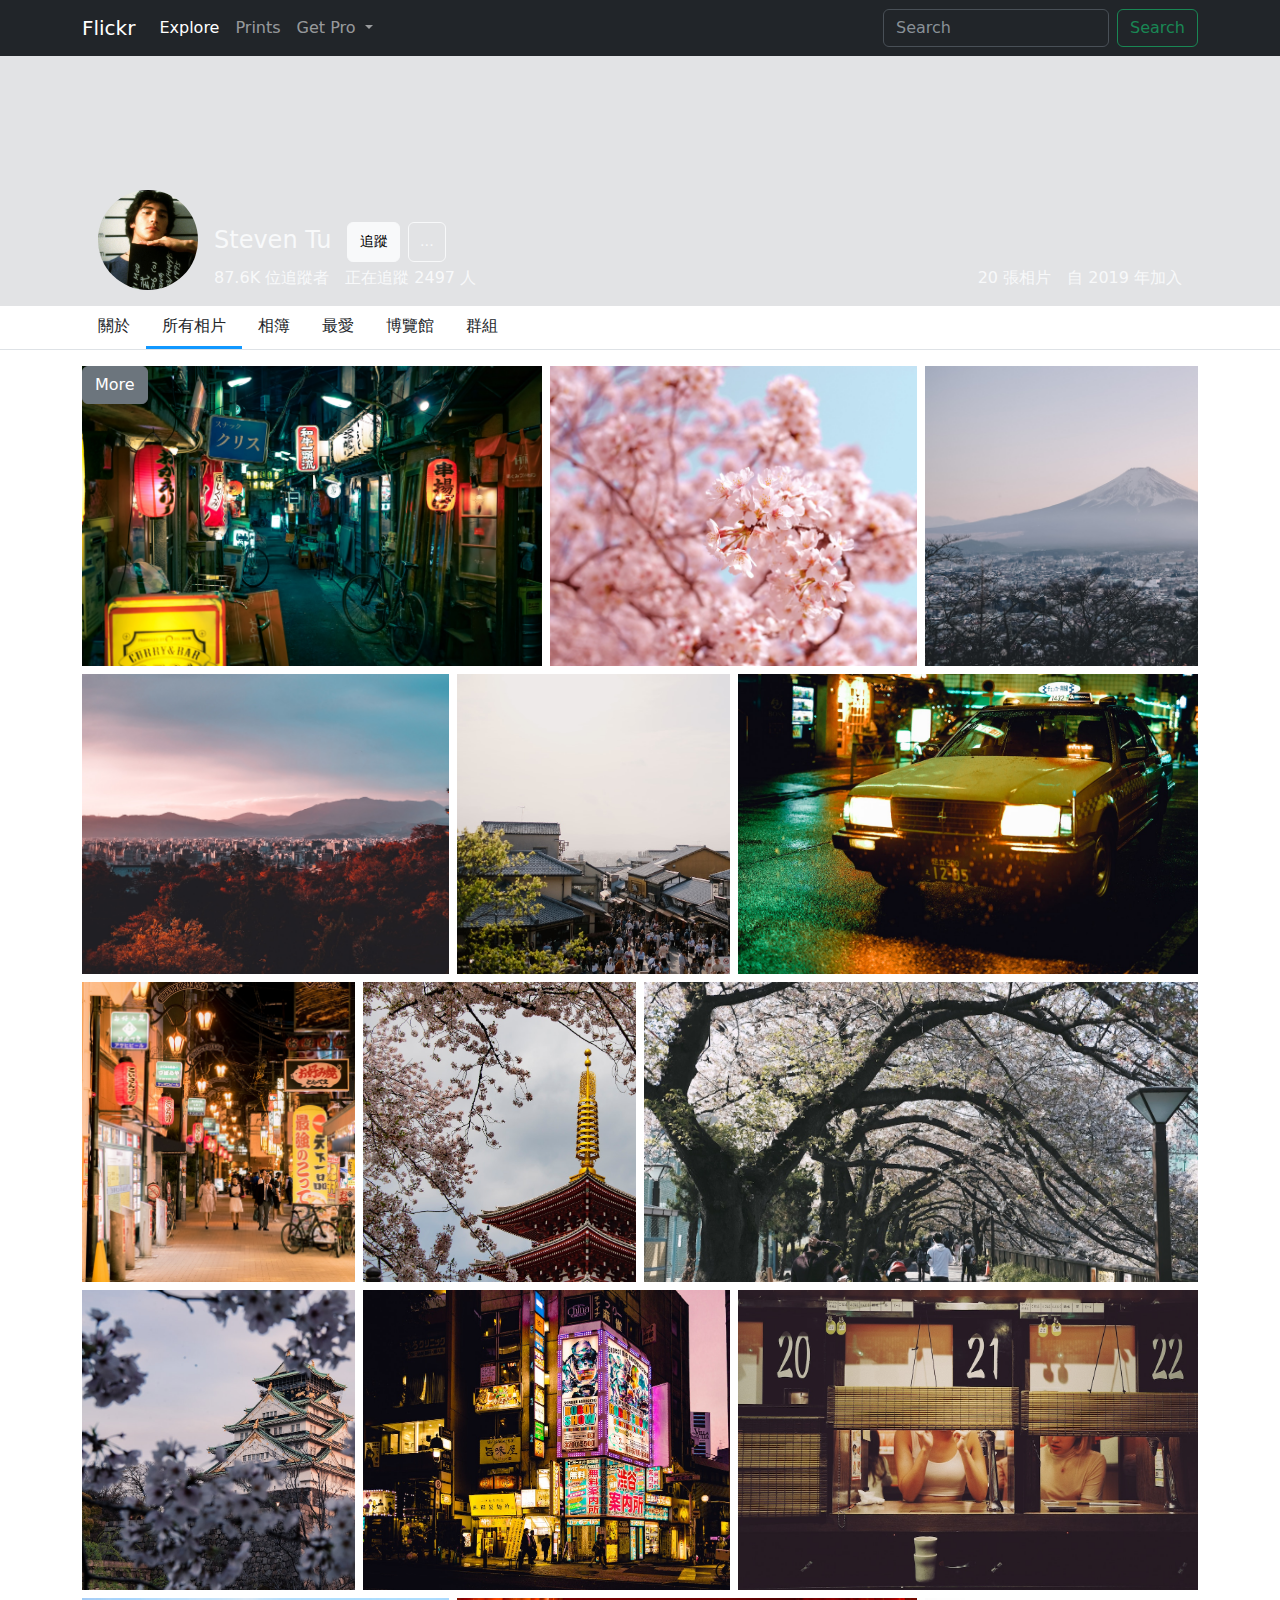
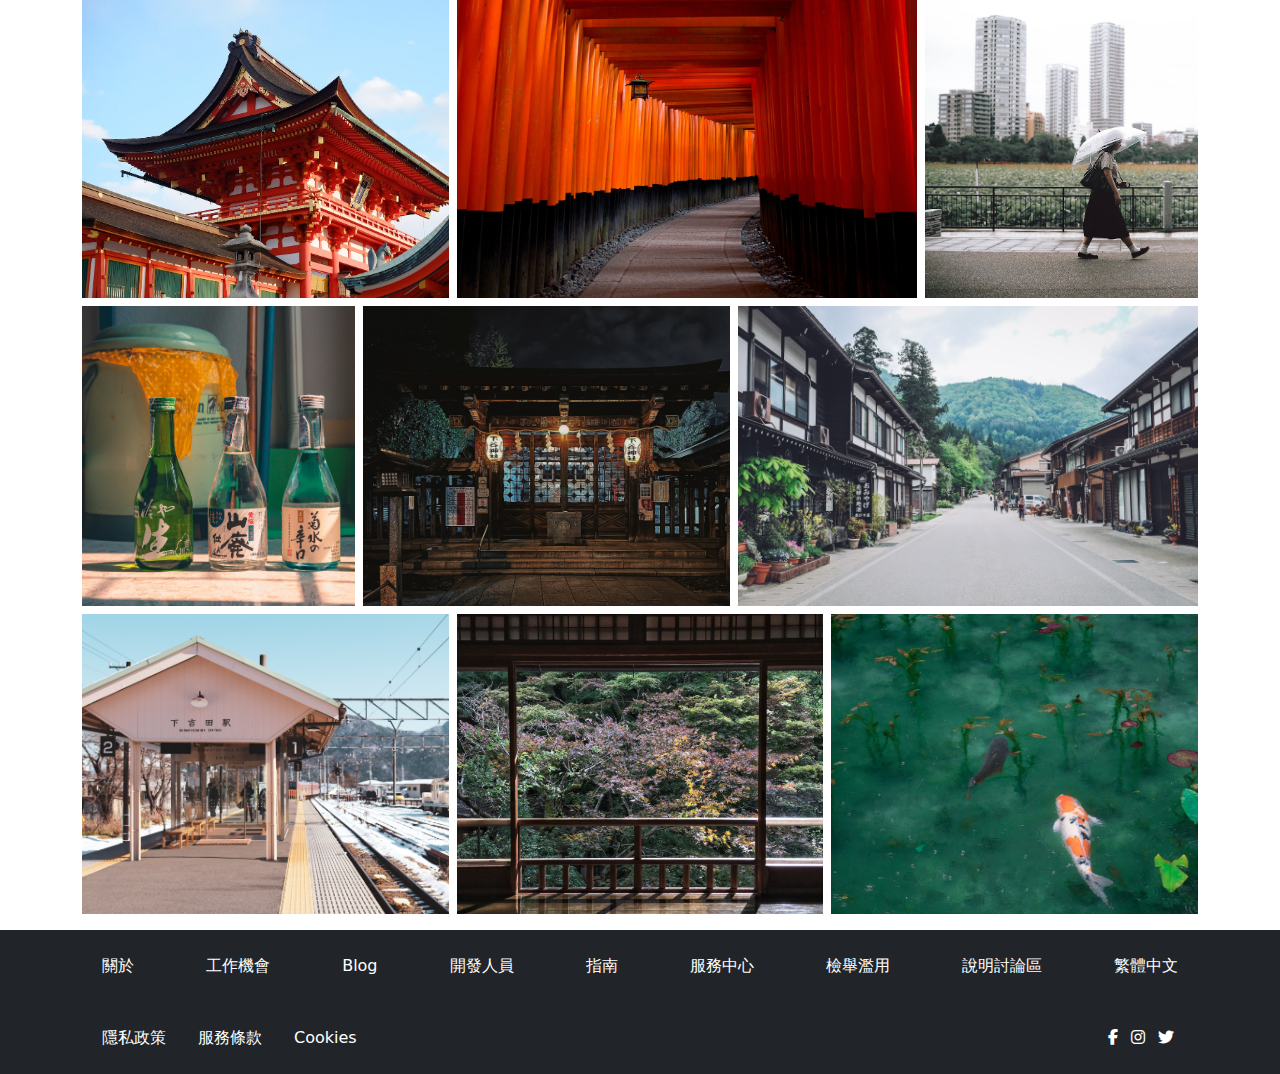
<file: index.html>
<!DOCTYPE html>
<html lang="en">

<head>
    <meta charset="UTF-8">
    <meta name="viewport" content="width=device-width, initial-scale=1.0">
    <link rel="stylesheet" href="./css/bootstrap.min.css">
    <link rel="stylesheet" href="https://cdnjs.cloudflare.com/ajax/libs/font-awesome/6.4.0/css/all.min.css">
    <link rel="stylesheet" href="./css/pageContent.css">
    <title>Flickr版型設計</title>
</head>

<body>
    <nav class="navbar navbar-expand-sm bg-dark sticky-top" data-bs-theme="dark">
        <div class="container">
            <a class="navbar-brand" href="#">Flickr</a>
            <button class="navbar-toggler" type="button" data-bs-toggle="collapse"
                data-bs-target="#navbarSupportedContent" aria-controls="navbarSupportedContent" aria-expanded="false"
                aria-label="Toggle navigation">
                <span class="navbar-toggler-icon"></span>
            </button>
            <div class="collapse navbar-collapse" id="navbarSupportedContent">
                <ul class="navbar-nav me-auto mb-2 mb-lg-0">
                    <li class="nav-item">
                        <a class="nav-link active" aria-current="page" href="#">Explore</a>
                    </li>
                    <li class="nav-item">
                        <a class="nav-link" href="#">Prints</a>
                    </li>
                    <li class="nav-item dropdown">
                        <a class="nav-link dropdown-toggle" href="#" role="button" data-bs-toggle="dropdown"
                            aria-expanded="false">
                            Get Pro
                        </a>
                        <ul class="dropdown-menu">
                            <li><a class="dropdown-item" href="#">Action</a></li>
                            <li><a class="dropdown-item" href="#">Another action</a></li>
                            <li>
                                <hr class="dropdown-divider">
                            </li>
                            <li><a class="dropdown-item" href="#">Something else here</a></li>
                        </ul>
                    </li>
                    <!-- <li class="nav-item">
                        <a class="nav-link disabled">Disabled</a>
                    </li> -->
                </ul>
                <form class="d-flex" role="search">
                    <input class="form-control me-2" type="search" placeholder="Search" aria-label="Search">
                    <button class="btn btn-outline-success" type="submit">Search</button>
                </form>
            </div>
        </div>
    </nav>
    <header class="h250px bg-secondary-subtle d-flex align-items-end px-5 pb-3 bgi">
        <div class="container d-flex align-items-end">
            <div class="img-head h100px w100px ms-3 me-3">
                <img class="rounded-circle img-fluid" src="./imgs/profile-pic.jpeg" alt="">
            </div>
            <div class="me-auto">
                <div class="user-info-top d-flex">
                    <div class="user-info-name me-3 text-light fs-4">Steven Tu</div>
                    <!-- <div class="btn btn-light btn-md p-2 me-2">追蹤</div> -->
                    <button type="button" class="btn btn-light me-2"
                        style="--bs-btn-padding-y: .5rem; --bs-btn-padding-x: .7rem; --bs-btn-font-size: .9rem;">
                        追蹤
                    </button>
                    <button type="button" class="btn btn-outline-light me-2"
                        style="--bs-btn-padding-y: .5rem; --bs-btn-padding-x: .7rem; --bs-btn-font-size: .9rem;">
                        ...
                    </button>
                </div>

                <div class="user-info-bottom d-flex align-items-center mt-1 ">
                    <div class="me-3 text-light"> 87.6K 位追蹤者</div>
                    <div class="me-3 text-light">正在追蹤 2497 人</div>
                </div>
            </div>
            <div class="num-photo me-3 text-light"> 20 張相片</div>
            <div class="num-year me-3 text-light">自 2019 年加入</div>
        </div>
    </header>

    <aside class="bg-white border-bottom sticky-top top50">
        <div class="container">
            <nav class="nav">
                <a class="nav-link text-dark" aria-current="page" href="#">關於
                </a>
                <a class="nav-link text-dark active" href="#">所有相片</a>
                <a class="nav-link text-dark" href="#">相簿</a>
                <a class="nav-link text-dark" href="#">最愛</a>
                <a class="nav-link text-dark" href="#">博覽館</a>
                <a class="nav-link text-dark" href="#">群組</a>
            </nav>
        </div>
    </aside>
    <section>
        <div class="container mt-3 mb-3">
            <div class="row g-2">
                <div class="col-12 col-sm-6 col-md-5">
                    <div class="h300px bg-secondary-subtle"
                        style="background-image: url(./imgs/img1.jpg); background-size: cover;">
                        <a class="btn btn-secondary" data-bs-toggle="offcanvas" href="#offcanvasExample" role="button"
                            aria-controls="offcanvasExample">
                            More
                        </a>
                    </div>
                </div>
                <div class="col-12 col-sm-6 col-md-4">
                    <div class="h300px bg-secondary-subtle overflow-hidden"
                        style="background-image: url(./imgs/img2.jpg); background-size: cover;">
                    </div>
                </div>
                <div class="col-12 col-sm-6 col-md-3">
                    <div class="h300px bg-secondary-subtle"
                        style="background-image: url(./imgs/img3.jpg); background-size: cover;"></div>
                </div>
                <div class="col-12 col-sm-6 col-md-4">
                    <div class="h300px bg-secondary-subtle"
                        style="background-image: url(./imgs/img4.jpg); background-size: cover;"></div>
                </div>
                <div class="col-12 col-sm-6 col-md-3">
                    <div class="h300px bg-secondary-subtle"
                        style="background-image: url(./imgs/img5.jpg); background-size: cover;"></div>
                </div>
                <div class="col-12 col-sm-6 col-md-5">
                    <div class="h300px bg-secondary-subtle"
                        style="background-image: url(./imgs/img6.jpg); background-size: cover;"></div>
                </div>
                <div class="col-12 col-sm-6 col-md-3">
                    <div class="h300px bg-secondary-subtle"
                        style="background-image: url(./imgs/img7.jpg); background-size: cover;"></div>
                </div>
                <div class="col-12 col-sm-6 col-md-3">
                    <div class="h300px bg-secondary-subtle"
                        style="background-image: url(./imgs/img8.jpg); background-size: cover;"></div>
                </div>
                <div class="col-12 col-sm-6 col-md-6">
                    <div class="h300px bg-secondary-subtle"
                        style="background-image: url(./imgs/img9.jpg); background-size: cover;"></div>
                </div>
                <div class="col-12 col-sm-6 col-md-3">
                    <div class="h300px bg-secondary-subtle"
                        style="background-image: url(./imgs/img10.jpg); background-size: cover;"></div>
                </div>
                <div class="col-12 col-sm-6 col-md-4">
                    <div class="h300px bg-secondary-subtle"
                        style="background-image: url(./imgs/img11.jpg); background-size: cover;"></div>
                </div>
                <div class="col-12 col-sm-6 col-md-5">
                    <div class="h300px bg-secondary-subtle"
                        style="background-image: url(./imgs/img12.jpg); background-size: cover;"></div>
                </div>
                <div class="col-12 col-sm-6 col-md-4">
                    <div class="h300px bg-secondary-subtle"
                        style="background-image: url(./imgs/img13.jpg); background-size: cover;"></div>
                </div>
                <div class="col-12 col-sm-6 col-md-5">
                    <div class="h300px bg-secondary-subtle"
                        style="background-image: url(./imgs/img14.jpg); background-size: cover;"></div>
                </div>
                <div class="col-12 col-sm-6 col-md-3">
                    <div class="h300px bg-secondary-subtle"
                        style="background-image: url(./imgs/img15.jpg); background-size: cover;"></div>
                </div>
                <div class="col-12 col-sm-6 col-md-3">
                    <div class="h300px bg-secondary-subtle"
                        style="background-image: url(./imgs/img16.jpg); background-size: cover;"></div>
                </div>
                <div class="col-12 col-sm-6 col-md-4">
                    <div class="h300px bg-secondary-subtle"
                        style="background-image: url(./imgs/img17.jpg); background-size: cover;"></div>
                </div>
                <div class="col-12 col-sm-6 col-md-5">
                    <div class="h300px bg-secondary-subtle"
                        style="background-image: url(./imgs/img18.jpg); background-size: cover;"></div>
                </div>
                <div class="col-12 col-sm-6 col-md-4">
                    <div class="h300px bg-secondary-subtle"
                        style="background-image: url(./imgs/img19.jpg); background-size: cover;"></div>
                </div>
                <div class="col-12 col-sm-6 col-md-4">
                    <div class="h300px bg-secondary-subtle"
                        style="background-image: url(./imgs/img20.jpg); background-size: cover;"></div>
                </div>
                <div class="col-12 col-sm-6 col-md-4">
                    <div class="h300px bg-secondary-subtle"
                        style="background-image: url(./imgs/img21.jpg); background-size: cover;"></div>
                </div>
            </div>
        </div>
    </section>
    <footer class="text-bg-dark">
        <div class="container p-3">
            <ul class="nav justify-content-between ">
                <li class="nav-item">
                    <a class="nav-link text-bg-dark" href="#">關於</a>
                </li>
                <li class="nav-item">
                    <a class="nav-link text-bg-dark" href="#">工作機會</a>
                </li>
                <li class="nav-item">
                    <a class="nav-link text-bg-dark ">Blog</a>
                </li>
                <li class="nav-item">
                    <a class="nav-link text-bg-dark ">開發人員</a>
                </li>
                <li class="nav-item">
                    <a class="nav-link text-bg-dark ">指南</a>
                </li>
                <li class="nav-item">
                    <a class="nav-link text-bg-dark ">服務中心</a>
                </li>
                <li class="nav-item">
                    <a class="nav-link text-bg-dark ">檢舉濫用</a>
                </li>
                <li class="nav-item">
                    <a class="nav-link text-bg-dark ">說明討論區</a>
                </li>
                <li class="nav-item">
                    <a class="nav-link text-bg-dark ">繁體中文</a>
                </li>
            </ul>
        </div>
        <div class="container p-3">
            <ul class="nav ">
                <li class="nav-item">
                    <a class="nav-link text-bg-dark active" aria-current="page" href="#">隱私政策</a>
                </li>
                <li class="nav-item">
                    <a class="nav-link text-bg-dark" href="#">服務條款</a>
                </li>
                <li class="nav-item me-auto">
                    <a class="nav-link text-bg-dark " href="#">Cookies</a>
                </li>
                <li class="nav-item">
                    <a class="nav-link text-bg-dark ">
                        <i class="fa-brands fa-facebook-f px-1" style="color: #ffffff;"></i>
                        <i class="fa-brands fa-instagram px-1" style="color: #ffffff;"></i>
                        <i class="fa-brands fa-twitter px-1" style="color: #ffffff;"></i>
                    </a>
                </li>
            </ul>
        </div>
    </footer>
    <div class="offcanvas offcanvas-start" tabindex="-1" id="offcanvasExample" aria-labelledby="offcanvasExampleLabel">
        <div class="offcanvas-header">
            <h5 class="offcanvas-title" id="offcanvasExampleLabel">Offcanvas</h5>
            <button type="button" class="btn-close" data-bs-dismiss="offcanvas" aria-label="Close"></button>
        </div>
        <div class="offcanvas-body">
            <div>
                Some text as placeholder. In real life you can have the elements you have chosen. Like, text, images,
                lists, etc.
            </div>
            <div class="dropdown mt-3">
                <a class="text-white text-decoration-none" href="./pageContent2.html">
                    <button class="btn btn-secondary" type="button">
                        點擊看幻燈片效果
                </a>
                </button>
                <ul class="dropdown-menu">
                    <li><a class="dropdown-item" href="#">Action</a></li>
                    <li><a class="dropdown-item" href="#">Another action</a></li>
                    <li><a class="dropdown-item" href="#">Something else here</a></li>
                </ul>
            </div>
        </div>
    </div>
    <script src="./js/bootstrap.min.js"></script>
</body>

</html>
</file>
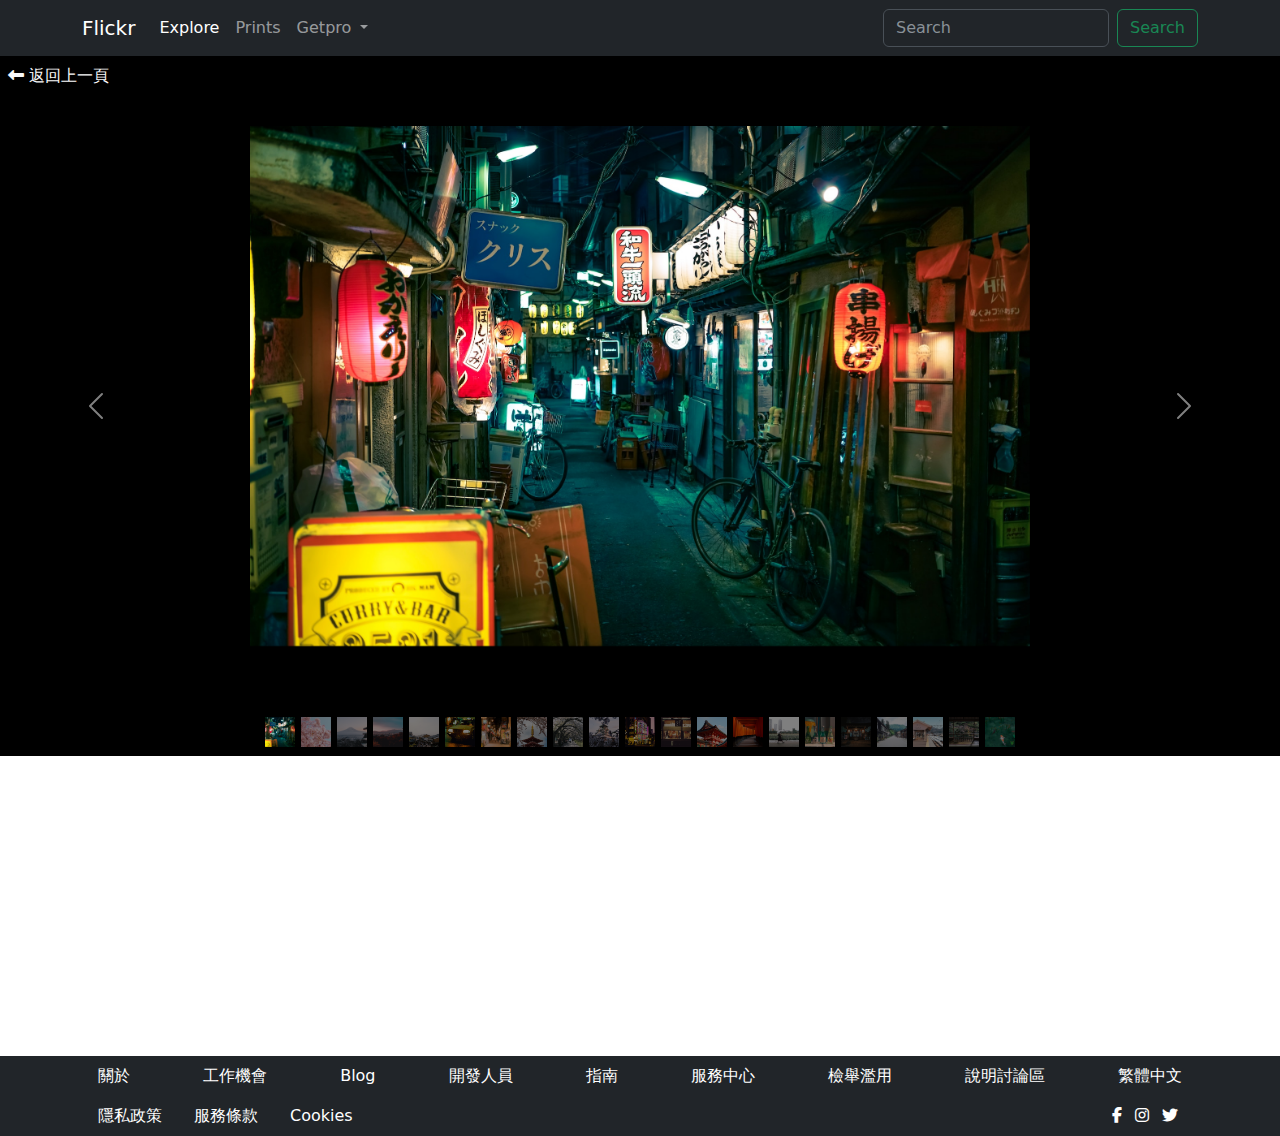
<file: pageContent2.html>
<!DOCTYPE html>
<html lang="en">

<head>
    <meta charset="UTF-8">
    <meta name="viewport" content="width=device-width, initial-scale=1.0">
    <link rel="stylesheet" href="./css/bootstrap.min.css">
    <link rel="stylesheet" href="https://cdnjs.cloudflare.com/ajax/libs/font-awesome/6.4.0/css/all.min.css">
    <link rel="stylesheet" href="./css/pageContent2.css">
    <title>幻燈片效果</title>
</head>

<body>
    <nav class="navbar navbar-expand-sm bg-dark sticky-top" data-bs-theme="dark">
        <div class="container">
            <a class="navbar-brand" href="#">Flickr</a>
            <button class="navbar-toggler" type="button" data-bs-toggle="collapse"
                data-bs-target="#navbarSupportedContent" aria-controls="navbarSupportedContent" aria-expanded="false"
                aria-label="Toggle navigation">
                <span class="navbar-toggler-icon"></span>
            </button>
            <div class="collapse navbar-collapse" id="navbarSupportedContent">
                <ul class="navbar-nav me-auto mb-2 mb-lg-0">
                    <li class="nav-item">
                        <a class="nav-link active" aria-current="page" href="#">Explore</a>
                    </li>
                    <li class="nav-item">
                        <a class="nav-link" href="#">Prints</a>
                    </li>
                    <li class="nav-item dropdown">
                        <a class="nav-link dropdown-toggle" href="#" role="button" data-bs-toggle="dropdown"
                            aria-expanded="false">
                            Getpro
                        </a>
                        <ul class="dropdown-menu">
                            <li><a class="dropdown-item" href="#">Action</a></li>
                            <li><a class="dropdown-item" href="#">Another action</a></li>
                            <li>
                                <hr class="dropdown-divider">
                            </li>
                            <li><a class="dropdown-item" href="#">Something else here</a></li>
                        </ul>
                    </li>
                    <!-- <li class="nav-item">
                        <a class="nav-link disabled">Disabled</a>
                    </li> -->
                </ul>
                <form class="d-flex" role="search">
                    <input class="form-control me-2" type="search" placeholder="Search" aria-label="Search">
                    <button class="btn btn-outline-success" type="submit">Search</button>
                </form>
            </div>
        </div>
    </nav>
    <header class="h700px bg-black position-relative">
        <div class="position-absolute start-0 top-0 z-2 pt-2 ps-2">
            <a href="./index.html" class="text-decoration-none text-light">
                <i class="fa-solid fa-left-long text-light"></i>
                <span class="text-light"> 返回上一頁</span>
            </a>
        </div>
        <div id="carouselExample" class="carousel slide w-100 h-100 pc-1">
            <div class="carousel-indicators b10px">
                <button type="button" data-bs-target="#carouselExample" data-bs-slide-to="0"
                    class="position-relative active" aria-current="true" aria-label="Slide 1">
                    <img class="w30px h30px object-fit-cover position-absolute start-0 top-0" src="imgs/img1.jpg"
                        alt="">
                </button>
                <button class="position-relative" type="button" data-bs-target="#carouselExample" data-bs-slide-to="1"
                    aria-label="Slide 2">
                    <img class="w30px h30px object-fit-cover position-absolute start-0 top-0" src="imgs/img2.jpg"
                        alt=""></button>
                <button class="position-relative" type="button" data-bs-target="#carouselExample" data-bs-slide-to="2"
                    aria-label="Slide 3">
                    <img class="w30px h30px object-fit-cover position-absolute start-0 top-0" src="imgs/img3.jpg"
                        alt=""></button>
                <button class="position-relative" type="button" data-bs-target="#carouselExample" data-bs-slide-to="3"
                    aria-label="Slide 4">
                    <img class="w30px h30px object-fit-cover position-absolute start-0 top-0" src="imgs/img4.jpg"
                        alt=""></button>
                <button class="position-relative" type="button" data-bs-target="#carouselExample" data-bs-slide-to="4"
                    aria-label="Slide 5">
                    <img class="w30px h30px object-fit-cover position-absolute start-0 top-0" src="imgs/img5.jpg"
                        alt=""></button>
                <button class="position-relative" type="button" data-bs-target="#carouselExample" data-bs-slide-to="5"
                    aria-label="Slide 6">
                    <img class="w30px h30px object-fit-cover position-absolute start-0 top-0" src="imgs/img6.jpg"
                        alt=""></button>
                <button class="position-relative" type="button" data-bs-target="#carouselExample" data-bs-slide-to="6"
                    aria-label="Slide 7">
                    <img class="w30px h30px object-fit-cover position-absolute start-0 top-0" src="imgs/img7.jpg"
                        alt=""></button>
                <button class="position-relative" type="button" data-bs-target="#carouselExample" data-bs-slide-to="7"
                    aria-label="Slide 8">
                    <img class="w30px h30px object-fit-cover position-absolute start-0 top-0" src="imgs/img8.jpg"
                        alt=""></button>
                <button class="position-relative" type="button" data-bs-target="#carouselExample" data-bs-slide-to="8"
                    aria-label="Slide 9">
                    <img class="w30px h30px object-fit-cover position-absolute start-0 top-0" src="imgs/img9.jpg"
                        alt=""></button>
                <button class="position-relative" type="button" data-bs-target="#carouselExample" data-bs-slide-to="9"
                    aria-label="Slide 10">
                    <img class="w30px h30px object-fit-cover position-absolute start-0 top-0" src="imgs/img10.jpg"
                        alt=""></button>
                <button class="position-relative" type="button" data-bs-target="#carouselExample" data-bs-slide-to="10"
                    aria-label="Slide 11">
                    <img class="w30px h30px object-fit-cover position-absolute start-0 top-0" src="imgs/img11.jpg"
                        alt=""></button>
                <button class="position-relative" type="button" data-bs-target="#carouselExample" data-bs-slide-to="11"
                    aria-label="Slide 12">
                    <img class="w30px h30px object-fit-cover position-absolute start-0 top-0" src="imgs/img12.jpg"
                        alt=""></button>
                <button class="position-relative" type="button" data-bs-target="#carouselExample" data-bs-slide-to="12"
                    aria-label="Slide 13">
                    <img class="w30px h30px object-fit-cover position-absolute start-0 top-0" src="imgs/img13.jpg"
                        alt=""></button>
                <button class="position-relative" type="button" data-bs-target="#carouselExample" data-bs-slide-to="13"
                    aria-label="Slide 14">
                    <img class="w30px h30px object-fit-cover position-absolute start-0 top-0" src="imgs/img14.jpg"
                        alt=""></button>
                <button class="position-relative" type="button" data-bs-target="#carouselExample" data-bs-slide-to="14"
                    aria-label="Slide 15">
                    <img class="w30px h30px object-fit-cover position-absolute start-0 top-0" src="imgs/img15.jpg"
                        alt=""></button>
                <button class="position-relative" type="button" data-bs-target="#carouselExample" data-bs-slide-to="15"
                    aria-label="Slide 16">
                    <img class="w30px h30px object-fit-cover position-absolute start-0 top-0" src="imgs/img16.jpg"
                        alt=""></button>
                <button class="position-relative" type="button" data-bs-target="#carouselExample" data-bs-slide-to="16"
                    aria-label="Slide 17">
                    <img class="w30px h30px object-fit-cover position-absolute start-0 top-0" src="imgs/img17.jpg"
                        alt=""></button>
                <button class="position-relative" type="button" data-bs-target="#carouselExample" data-bs-slide-to="17"
                    aria-label="Slide 18">
                    <img class="w30px h30px object-fit-cover position-absolute start-0 top-0" src="imgs/img18.jpg"
                        alt=""></button>
                <button class="position-relative" type="button" data-bs-target="#carouselExample" data-bs-slide-to="18"
                    aria-label="Slide 19">
                    <img class="w30px h30px object-fit-cover position-absolute start-0 top-0" src="imgs/img19.jpg"
                        alt=""></button>
                <button class="position-relative" type="button" data-bs-target="#carouselExample" data-bs-slide-to="19"
                    aria-label="Slide 20">
                    <img class="w30px h30px object-fit-cover position-absolute start-0 top-0" src="imgs/img20.jpg"
                        alt=""></button>
                <button class="position-relative" type="button" data-bs-target="#carouselExample" data-bs-slide-to="20"
                    aria-label="Slide 21">
                    <img class="w30px h30px object-fit-cover position-absolute start-0 top-0" src="imgs/img21.jpg"
                        alt=""></button>
            </div>
            <div class="carousel-inner h-100">
                <div class="carousel-item active">
                    <img src="./imgs/img1.jpg" class="d-block w-100 h-100 object-fit-cover" alt="...">
                </div>
                <div class="carousel-item">
                    <img src="./imgs/img2.jpg" class="d-block w-100 h-100 object-fit-cover" alt="...">
                </div>
                <div class="carousel-item">
                    <img src="./imgs/img3.jpg" class="d-block w-100 h-100 object-fit-cover" alt="...">
                </div>
                <div class="carousel-item">
                    <img src="./imgs/img4.jpg" class="d-block w-100 h-100 object-fit-cover" alt="...">
                </div>
                <div class="carousel-item">
                    <img src="./imgs/img5.jpg" class="d-block w-100 h-100 object-fit-cover" alt="...">
                </div>
                <div class="carousel-item">
                    <img src="./imgs/img6.jpg" class="d-block w-100 h-100 object-fit-cover" alt="...">
                </div>
                <div class="carousel-item">
                    <img src="./imgs/img7.jpg" class="d-block w-100 h-100 object-fit-cover" alt="...">
                </div>
                <div class="carousel-item">
                    <img src="./imgs/img8.jpg" class="d-block w-100 h-100 object-fit-cover" alt="...">
                </div>
                <div class="carousel-item">
                    <img src="./imgs/img9.jpg" class="d-block w-100 h-100 object-fit-cover" alt="...">
                </div>
                <div class="carousel-item">
                    <img src="./imgs/img10.jpg" class="d-block w-100 h-100 object-fit-cover" alt="...">
                </div>
                <div class="carousel-item">
                    <img src="./imgs/img11.jpg" class="d-block w-100 h-100 object-fit-cover" alt="...">
                </div>
                <div class="carousel-item">
                    <img src="./imgs/img12.jpg" class="d-block w-100 h-100 object-fit-cover" alt="...">
                </div>
                <div class="carousel-item">
                    <img src="./imgs/img13.jpg" class="d-block w-100 h-100 object-fit-cover" alt="...">
                </div>
                <div class="carousel-item">
                    <img src="./imgs/img14.jpg" class="d-block w-100 h-100 object-fit-cover" alt="...">
                </div>
                <div class="carousel-item">
                    <img src="./imgs/img15.jpg" class="d-block w-100 h-100 object-fit-cover" alt="...">
                </div>
                <div class="carousel-item">
                    <img src="./imgs/img16.jpg" class="d-block w-100 h-100 object-fit-cover" alt="...">
                </div>
                <div class="carousel-item">
                    <img src="./imgs/img17.jpg" class="d-block w-100 h-100 object-fit-cover" alt="...">
                </div>
                <div class="carousel-item">
                    <img src="./imgs/img18.jpg" class="d-block w-100 h-100 object-fit-cover" alt="...">
                </div>
                <div class="carousel-item">
                    <img src="./imgs/img19.jpg" class="d-block w-100 h-100 object-fit-cover" alt="...">
                </div>
                <div class="carousel-item">
                    <img src="./imgs/img20.jpg" class="d-block w-100 h-100 object-fit-cover" alt="...">
                </div>
                <div class="carousel-item">
                    <img src="./imgs/img21.jpg" class="d-block w-100 h-100 object-fit-cover" alt="...">
                </div>

            </div>
            <button class="carousel-control-prev" type="button" data-bs-target="#carouselExample" data-bs-slide="prev">
                <span class="carousel-control-prev-icon" aria-hidden="true"></span>
                <span class="visually-hidden">Previous</span>
            </button>
            <button class="carousel-control-next" type="button" data-bs-target="#carouselExample" data-bs-slide="next">
                <span class="carousel-control-next-icon" aria-hidden="true"></span>
                <span class="visually-hidden">Next</span>
            </button>
        </div>
    </header>
    <section></section>
    <footer class="text-bg-dark">
        <div class="container ">
            <ul class="nav justify-content-between">

                <li class="nav-item">
                    <a class="nav-link text-bg-dark" href="#">關於</a>
                </li>
                <li class="nav-item">
                    <a class="nav-link text-bg-dark" href="#">工作機會</a>
                </li>
                <li class="nav-item">
                    <a class="nav-link text-bg-dark ">Blog</a>
                </li>
                <li class="nav-item">
                    <a class="nav-link text-bg-dark ">開發人員</a>
                </li>
                <li class="nav-item">
                    <a class="nav-link text-bg-dark ">指南</a>
                </li>
                <li class="nav-item">
                    <a class="nav-link text-bg-dark ">服務中心</a>
                </li>
                <li class="nav-item">
                    <a class="nav-link text-bg-dark ">檢舉濫用</a>
                </li>
                <li class="nav-item">
                    <a class="nav-link text-bg-dark ">說明討論區</a>
                </li>
                <li class="nav-item">
                    <a class="nav-link text-bg-dark ">繁體中文</a>
                </li>
            </ul>
        </div>
        <div class="container">
            <ul class="nav ">
                <li class="nav-item">
                    <a class="nav-link text-bg-dark active" aria-current="page" href="#">隱私政策</a>
                </li>
                <li class="nav-item">
                    <a class="nav-link text-bg-dark" href="#">服務條款</a>
                </li>
                <li class="nav-item me-auto">
                    <a class="nav-link text-bg-dark " href="#">Cookies</a>
                </li>
                <li class="nav-item">
                    <a class="nav-link text-bg-dark ">
                        <i class="fa-brands fa-facebook-f px-1" style="color: #ffffff;"></i>
                        <i class="fa-brands fa-instagram px-1" style="color: #ffffff;"></i>
                        <i class="fa-brands fa-twitter px-1" style="color: #ffffff;"></i>
                    </a>
                </li>
            </ul>
        </div>
    </footer>
    <script src="./js/bootstrap.min.js"></script>
</body>

</html>
</file>
<file: css/pageContent.css>
.h250px {
  height: 250px;
}

.h100px {
  height: 100px;
}

.h200px {
  height: 200px;
}

.h300px {
  height: 300px;
}

.w100px {
  width: 100px;
}

.w700px {
  width: 700px;
}

.bgi {
  background-image: url(https://images.unsplash.com/photo-1479762937580-3b682a10a0d8?ixlib=rb-4.0.3&ixid=M3wxMjA3fDB8MHxwaG90by1wYWdlfHx8fGVufDB8fHx8fA%3D%3D&auto=format&fit=crop&w=1632&q=80);
  background-size: cover;
  background-position: 0 -300px;
}

aside nav .nav-link.active {
  border-bottom: 3px solid #1198ff;
}

section {
  min-height: 1200px;
}

.top50 {
  top: 50px;
}/*# sourceMappingURL=pageContent.css.map */
</file>
<file: css/pageContent2.css>
.h250px {
  height: 250px;
}

.h100px {
  height: 100px;
}

.h700px {
  height: 700px;
}

.w700px {
  width: 700px;
}

.h200px {
  height: 200px;
}

.w100px {
  width: 100px;
}

.h30px {
  height: 30px;
}

.w30px {
  width: 30px;
}

.bgi {
  background-image: url(https://images.unsplash.com/photo-1479762937580-3b682a10a0d8?ixlib=rb-4.0.3&ixid=M3wxMjA3fDB8MHxwaG90by1wYWdlfHx8fGVufDB8fHx8fA%3D%3D&auto=format&fit=crop&w=1632&q=80);
  background-size: cover;
  background-position: 0 -300px;
}

aside nav .nav-link.active {
  border-bottom: 3px solid #1198ff;
}

section {
  min-height: 300px;
}

.top70 {
  top: 70px;
}

.pc-1 {
  padding-top: 240px;
  padding-bottom: 0px;
  padding-left: 80px;
  padding-right: 80px;
}
@media (min-width: 992px) {
  .pc-1 {
    padding-top: 70px;
    padding-bottom: 70px;
    padding-left: 250px;
    padding-right: 250px;
  }
}

.b10px {
  bottom: 10px;
}/*# sourceMappingURL=pageContent2.css.map */
</file>
